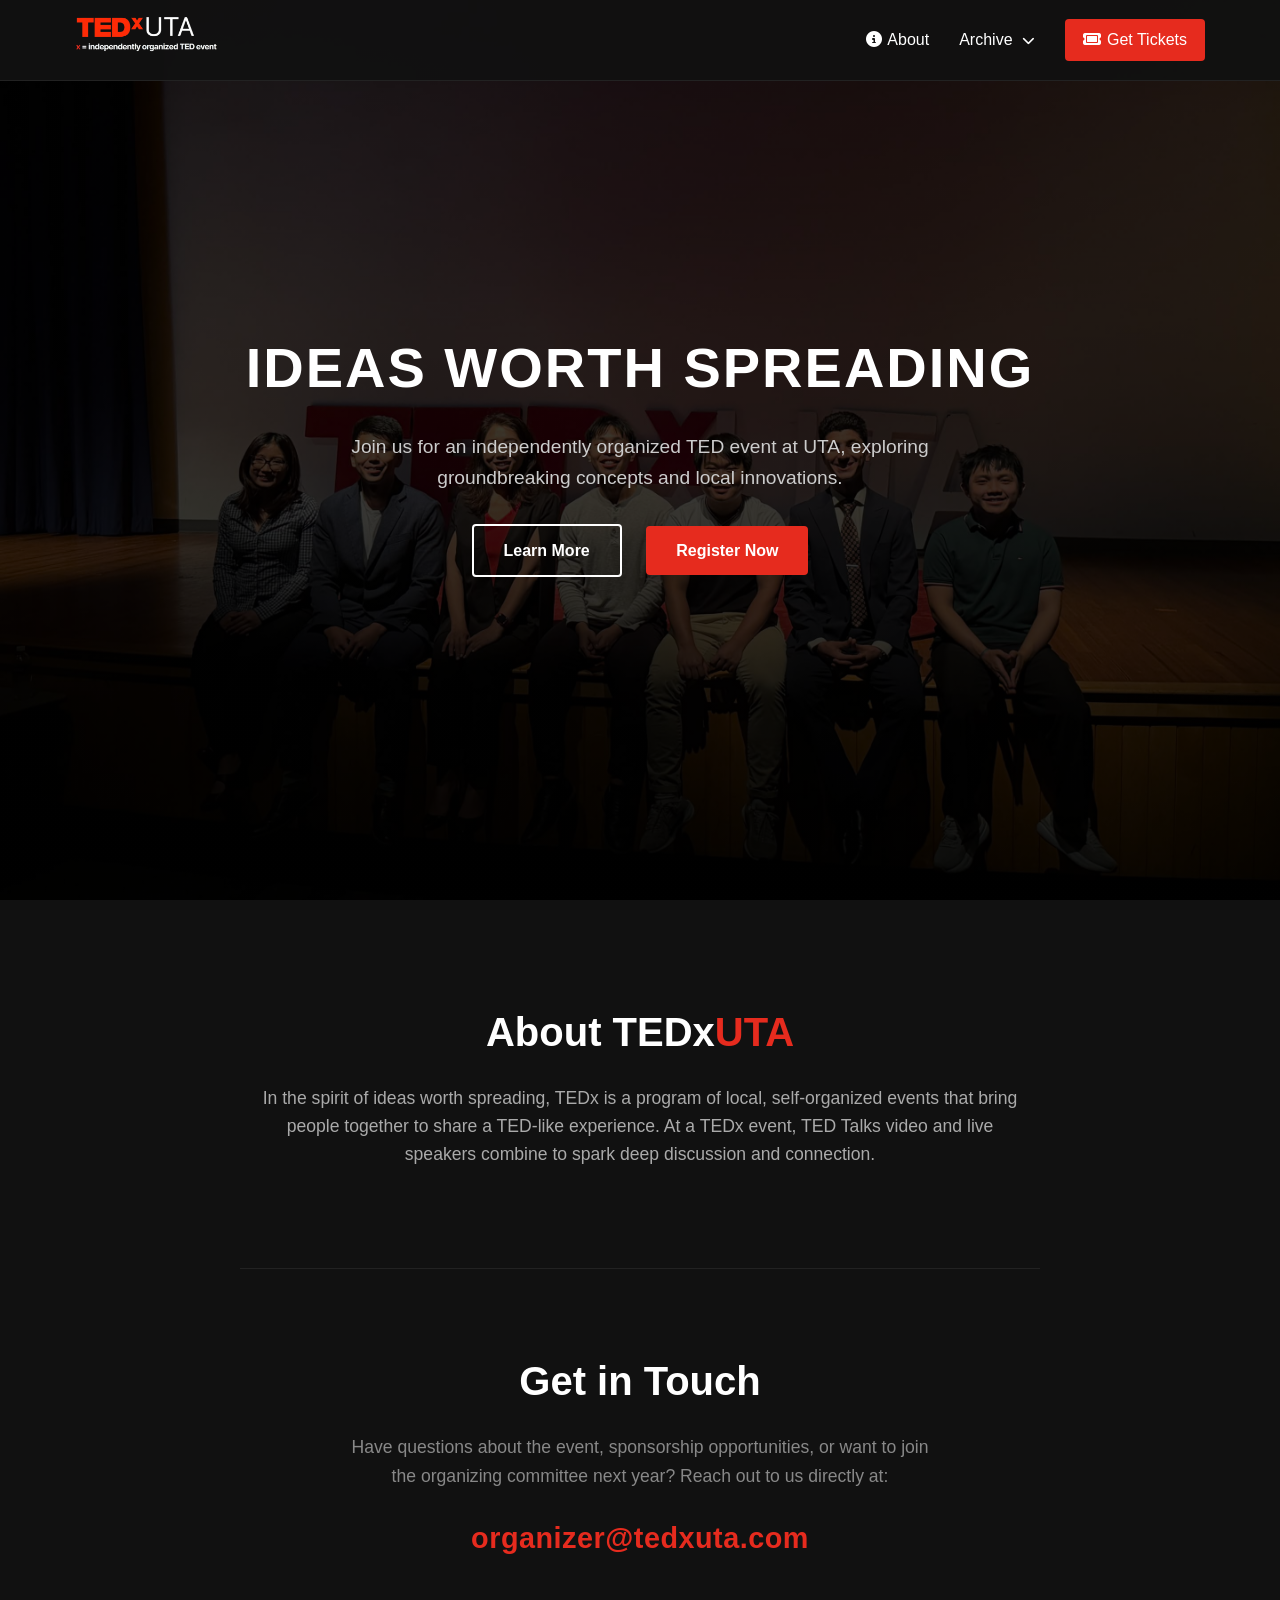
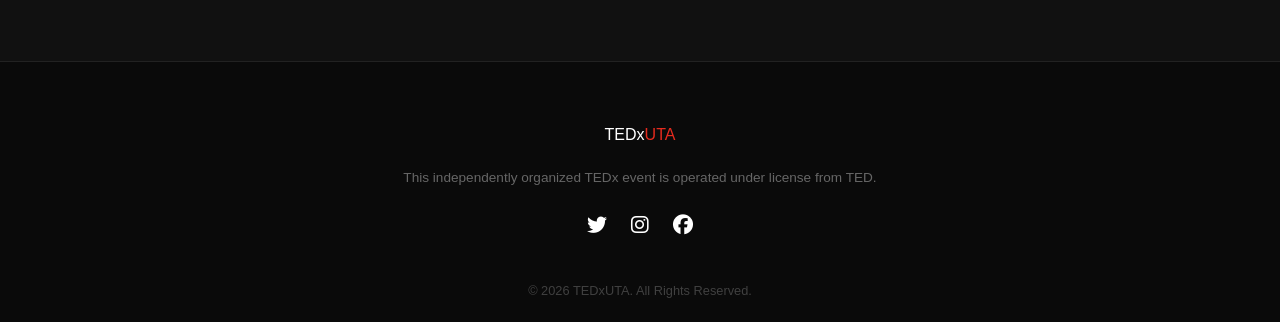
<file: index.html>
<!DOCTYPE html>
<html lang="en">
<head>
    <meta charset="UTF-8">
    <meta name="viewport" content="width=device-width, initial-scale=1.0">
    <title>TEDxUTA | Potential</title>
    <link rel="stylesheet" href="style.css">
    <link rel="stylesheet" href="https://cdnjs.cloudflare.com/ajax/libs/font-awesome/6.4.0/css/all.min.css">
</head>
<body>

    <header>
    <div class="navbar">
        <div class="logo">
            <a href="/" style="display: flex; align-items: center; text-decoration: none;">
        <img src="images/logo.PNG" alt="TEDxUTA Logo" style="height: 100px; width: auto; display: block; margin-top: -15px; padding: 0;">
            </a>
        </div>
        <nav>
            <ul class="nav-links">
                <li><a href="#about"><i class="fa-solid fa-circle-info" style="margin-right: 5px;"></i>About</a></li>
                
                <!-- Main Archive links to archive.html; Dropdown links to specific years -->
                <li class="dropdown">
                    <a href="archive.html" class="dropbtn">Archive <i class="fa-solid fa-chevron-down" style="font-size: 0.8rem; margin-left: 5px;"></i></a>
                    <ul class="dropdown-content">
                        <li><a href="2026.html">2026 Event</a></li>
                        <!-- Future years can easily be added here -->
                        <!-- <li><a href="2025.html">2025 Event</a></li> -->
                    </ul>
                </li>
                
                <li><a href="#contact" class="btn-tickets"><i class="fa-solid fa-ticket" style="margin-right: 6px;"></i>Get Tickets</a></li>
            </ul>
        </nav>
        <div class="menu-toggle"><i class="fa-solid fa-bars"></i></div>
    </div>
</header>

    <section class="hero">
        <div class="hero-content">
            <h1>IDEAS WORTH SPREADING</h1>
            <p>Join us for an independently organized TED event at UTA, exploring groundbreaking concepts and local innovations.</p>
            <div class="hero-buttons">
                <a href="#about" class="btn secondary">Learn More</a>
                <a href="#contact" class="btn primary">Register Now</a>
            </div>
        </div>
    </section>

    <section id="about" class="about-section">
        <h2>About TEDx<span>UTA</span></h2>
        <p>In the spirit of ideas worth spreading, TEDx is a program of local, self-organized events that bring people together to share a TED-like experience. At a TEDx event, TED Talks video and live speakers combine to spark deep discussion and connection.</p>
    </section>

    <section id="contact" class="about-section" style="border-top: 1px solid #222; padding-top: 80px; padding-bottom: 100px;">
        <h2>Get in Touch</h2>
        <p style="color: #888; max-width: 600px; margin: 0 auto 25px auto; font-size: 1.1rem; line-height: 1.6;">
            Have questions about the event, sponsorship opportunities, or want to join the organizing committee next year? Reach out to us directly at:
        </p>
        
        <p style="margin: 0;">
            <a href="mailto:organizer@tedxuta.com" style="color: #e62b1e; font-size: 1.8rem; font-weight: bold; text-decoration: none; letter-spacing: 0.5px; transition: color 0.2s ease;">
                organizer@tedxuta.com
            </a>
        </p>
    </section>

    <footer>
        <div class="footer-content">
            <div class="footer-logo">TEDx<span>UTA</span></div>
            <p>This independently organized TEDx event is operated under license from TED.</p>
            <div class="socials">
                <a href="#"><i class="fa-brands fa-twitter"></i></a>
                <a href="#"><i class="fa-brands fa-instagram"></i></a>
                <a href="#"><i class="fa-brands fa-facebook"></i></a>
            </div>
        </div>
        <div class="footer-bottom">
            &copy; 2026 TEDxUTA. All Rights Reserved.
        </div>
    </footer>

    <script src="script.js"></script>
</body>
</html>
</file>
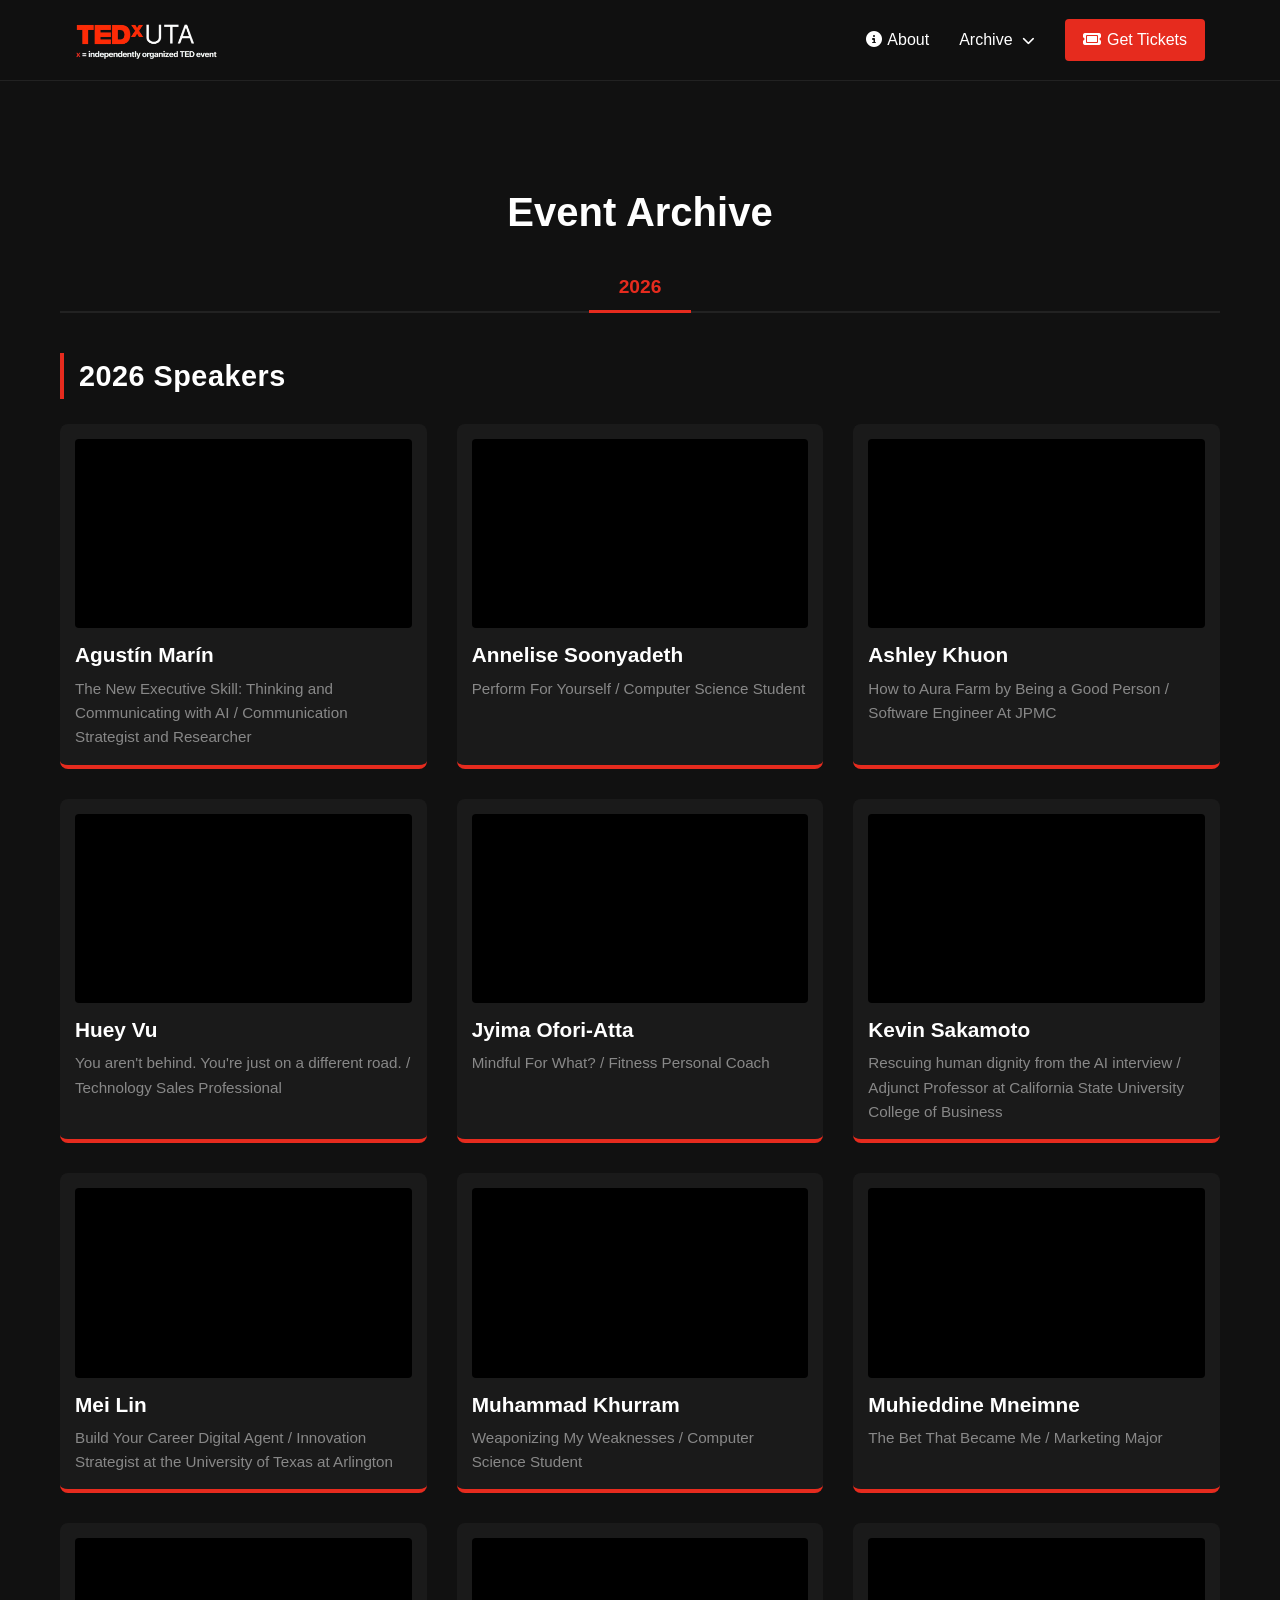
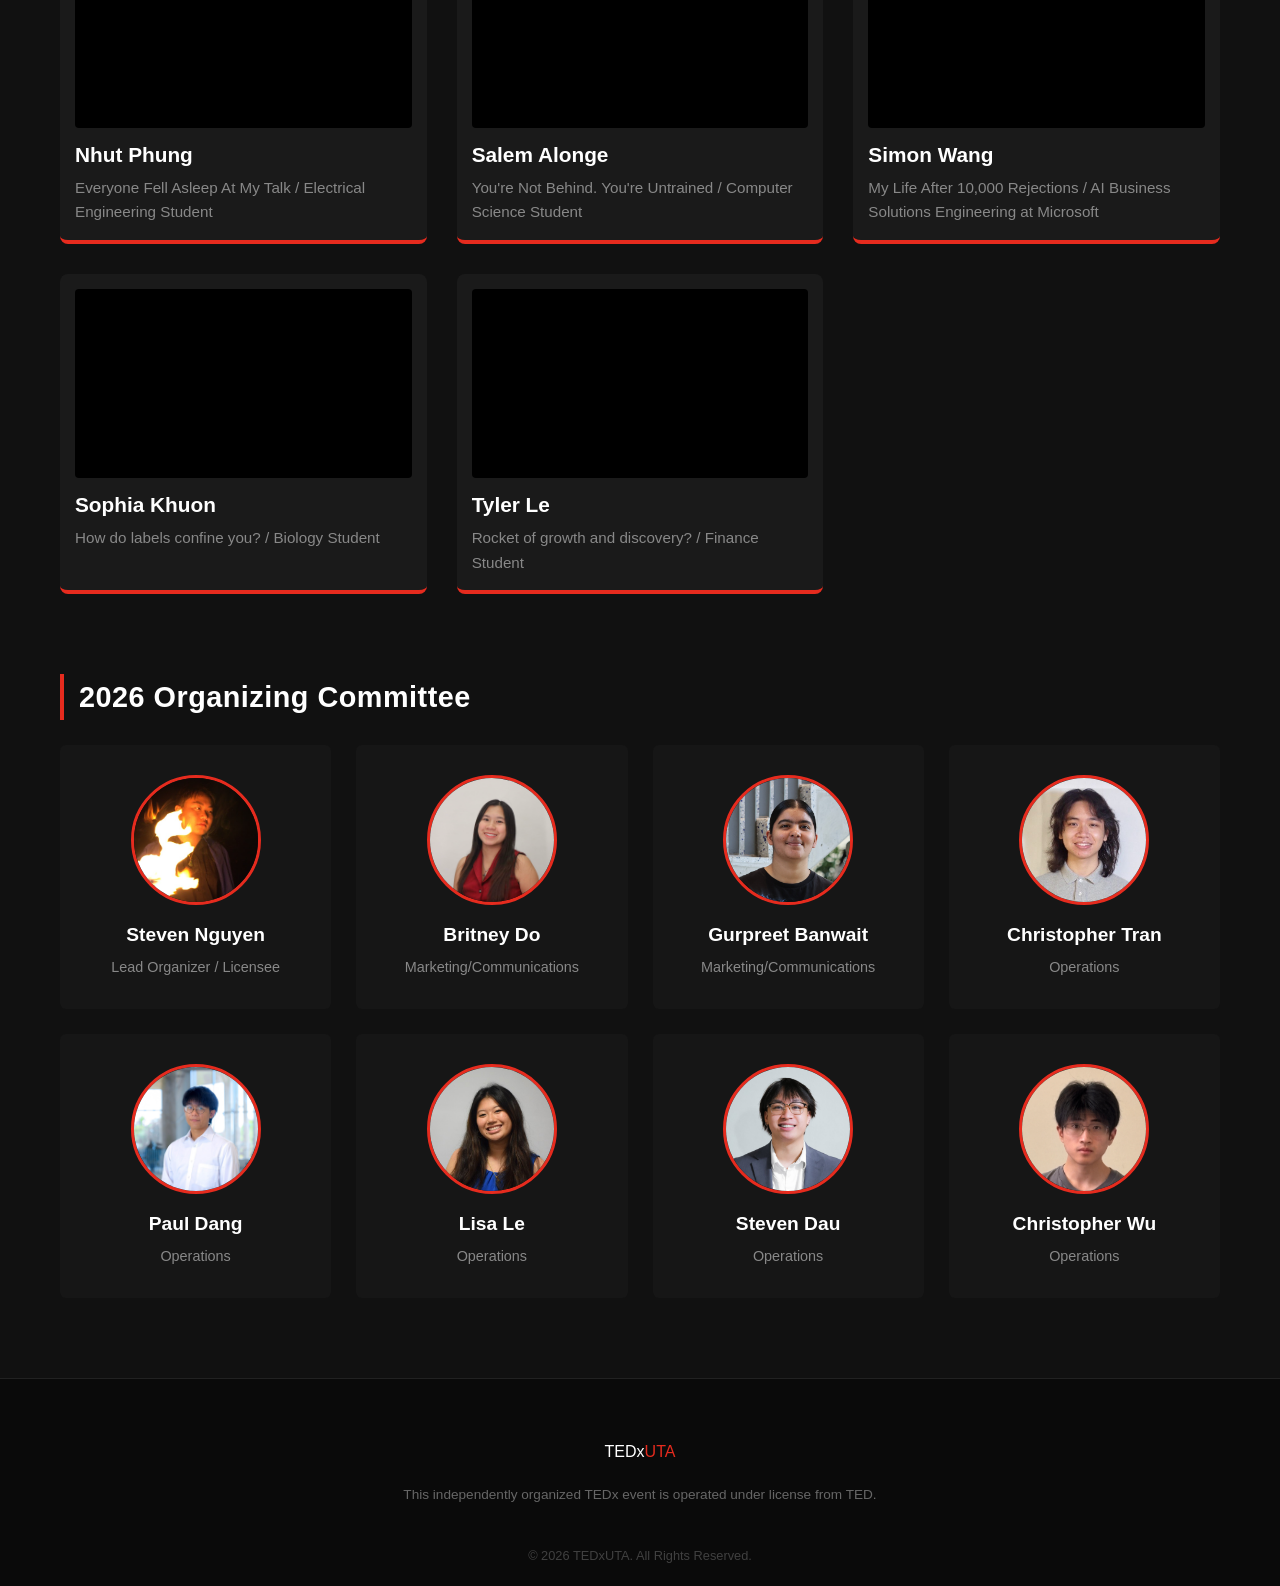
<file: 2026.html>
<!DOCTYPE html>
<html lang="en">
<head>
    <meta charset="UTF-8">
    <meta name="viewport" content="width=device-width, initial-scale=1.0">
    <title>Event Archive | TEDxUTA</title>
    <link rel="stylesheet" href="style.css">
    <link rel="stylesheet" href="https://cdnjs.cloudflare.com/ajax/libs/font-awesome/6.4.0/css/all.min.css">
</head>
<body>

    <header>
    <div class="navbar">
        <div class="logo">
            <a href="/" style="display: flex; align-items: center; text-decoration: none;">
        <img src="images/logo.PNG" alt="TEDxUTA Logo" style="height: 100px; width: auto; display: block; margin: 0; padding: 0;">
            </a>
        </div>
        <nav>
            <ul class="nav-links">
                <li><a href="/#about"><i class="fa-solid fa-circle-info" style="margin-right: 5px;"></i>About</a></li>
                
                <!-- Main Archive links to archive.html; Dropdown links to specific years -->
                <li class="dropdown">
                    <a href="archive.html" class="dropbtn">Archive <i class="fa-solid fa-chevron-down" style="font-size: 0.8rem; margin-left: 5px;"></i></a>
                    <ul class="dropdown-content">
                        <li><a href="2026.html">2026 Event</a></li>
                        <!-- Future years can easily be added here -->
                        <!-- <li><a href="2025.html">2025 Event</a></li> -->
                    </ul>
                </li>
                
                <li><a href="/#contact" class="btn-tickets"><i class="fa-solid fa-ticket" style="margin-right: 6px;"></i>Get Tickets</a></li>
            </ul>
        </nav>
        <div class="menu-toggle"><i class="fa-solid fa-bars"></i></div>
    </div>
</header>

    <section id="archive" class="speakers-section" style="margin-top: 100px;">
        <h2>Event Archive</h2>
        
        <div class="tab-container">
            <button class="tab-btn active" onclick="openYear(event, 'year-2026')">2026</button>
        </div>

        <div id="year-2026" class="tab-content active">
            
            <h3 class="archive-heading">2026 Speakers</h3>
            <div class="speaker-grid">
                <div class="speaker-card">
                    <div class="video-container">
                        <iframe src="https://www.youtube.com/embed/1EBwcfvQA6Y?si=X-SvrUl3j07AP-9q" title="TEDxUTA Talk 1" frameborder="0" allow="accelerometer; autoplay; clipboard-write; encrypted-media; gyroscope; picture-in-picture; web-share" allowfullscreen></iframe>
                    </div>
                    <h3>Agustín Marín</h3>
                    <p class="title">The New Executive Skill: Thinking and Communicating with AI / Communication Strategist and Researcher</p>
                </div>

                <div class="speaker-card">
                    <div class="video-container">
                        <iframe src="https://www.youtube.com/embed/9PhUdJvKzvE?si=02cGXXaRY88uHCoA" title="TEDxUTA Talk 2" frameborder="0" allow="accelerometer; autoplay; clipboard-write; encrypted-media; gyroscope; picture-in-picture; web-share" allowfullscreen></iframe>
                    </div>
                    <h3>Annelise Soonyadeth</h3>
                    <p class="title">Perform For Yourself / Computer Science Student</p>
                </div>

                <div class="speaker-card">
                    <div class="video-container">
                        <iframe src="https://www.youtube.com/embed/wCnndKH44hs?si=Dx8vkBudTKrqjBLP" title="TEDxUTA Talk 3" frameborder="0" allow="accelerometer; autoplay; clipboard-write; encrypted-media; gyroscope; picture-in-picture; web-share" allowfullscreen></iframe>
                    </div>
                    <h3>Ashley Khuon</h3>
                    <p class="title">How to Aura Farm by Being a Good Person / Software Engineer At JPMC</p>
                </div>

                <div class="speaker-card">
                    <div class="video-container">
                        <iframe src="https://www.youtube.com/embed/j5q68MnDgJ4?si=EZKfcIsATY3dC9dY" title="TEDxUTA Talk 4" frameborder="0" allow="accelerometer; autoplay; clipboard-write; encrypted-media; gyroscope; picture-in-picture; web-share" allowfullscreen></iframe>
                    </div>
                    <h3>Huey Vu</h3>
                    <p class="title">You aren't behind. You're just on a different road.  / Technology Sales Professional</p>
                </div>

                <div class="speaker-card">
                    <div class="video-container">
                        <iframe src="https://www.youtube.com/embed/V61zhTLKnsA?si=Up6EAJ6Dw8_i8_P8" title="TEDxUTA Talk 5" frameborder="0" allow="accelerometer; autoplay; clipboard-write; encrypted-media; gyroscope; picture-in-picture; web-share" allowfullscreen></iframe>
                    </div>
                    <h3>Jyima Ofori-Atta</h3>
                    <p class="title">Mindful For What? / Fitness Personal Coach</p>
                </div>

                <div class="speaker-card">
                    <div class="video-container">
                        <iframe src="https://www.youtube.com/embed/iwgFm87vu78?si=DV7fjjE-2fjkIcfH" title="TEDxUTA Talk 6" frameborder="0" allow="accelerometer; autoplay; clipboard-write; encrypted-media; gyroscope; picture-in-picture; web-share" allowfullscreen></iframe>
                    </div>
                    <h3>Kevin Sakamoto</h3>
                    <p class="title">Rescuing human dignity from the AI interview / Adjunct Professor at California State University College of Business</p>
                </div>

                <div class="speaker-card">
                    <div class="video-container">
                        <iframe src="https://www.youtube.com/embed/2mKi3nNfuuw?si=puXkAS5HvBWpOjIX" title="TEDxUTA Talk 7" frameborder="0" allow="accelerometer; autoplay; clipboard-write; encrypted-media; gyroscope; picture-in-picture; web-share" allowfullscreen></iframe>
                    </div>
                    <h3>Mei Lin</h3>
                    <p class="title">Build Your Career Digital Agent / Innovation Strategist at the University of Texas at Arlington</p>
                </div>

                <div class="speaker-card">
                    <div class="video-container">
                        <iframe src="https://www.youtube.com/embed/qjzTcPLIlKA?si=mqhXZLzO6reYVCAs" title="TEDxUTA Talk 8" frameborder="0" allow="accelerometer; autoplay; clipboard-write; encrypted-media; gyroscope; picture-in-picture; web-share" allowfullscreen></iframe>
                    </div>
                    <h3>Muhammad Khurram</h3>
                    <p class="title">Weaponizing My Weaknesses / Computer Science Student</p>
                </div>
                
                <div class="speaker-card">
                    <div class="video-container">
                        <iframe src="https://www.youtube.com/embed/EWJwgoTiZUU?si=nz7K5ugEnzl32JA1" title="TEDxUTA Talk 9" frameborder="0" allow="accelerometer; autoplay; clipboard-write; encrypted-media; gyroscope; picture-in-picture; web-share" allowfullscreen></iframe>
                    </div>
                    <h3>Muhieddine Mneimne</h3>
                    <p class="title">The Bet That Became Me / Marketing Major</p>
                </div>

                <div class="speaker-card">
                    <div class="video-container">
                        <iframe src="https://www.youtube.com/embed/3oK5S523PME?si=4kLEx866YkrPvme" title="TEDxUTA Talk 10" frameborder="0" allow="accelerometer; autoplay; clipboard-write; encrypted-media; gyroscope; picture-in-picture; web-share" allowfullscreen></iframe>
                    </div>
                    <h3>Nhut Phung</h3>
                    <p class="title">Everyone Fell Asleep At My Talk / Electrical Engineering Student</p>
                </div>

                <div class="speaker-card">
                    <div class="video-container">
                        <iframe src="https://www.youtube.com/embed/LFoX67JpzPU?si=2UZ2Wm_pb2N7JJSo" title="TEDxUTA Talk 11" frameborder="0" allow="accelerometer; autoplay; clipboard-write; encrypted-media; gyroscope; picture-in-picture; web-share" allowfullscreen></iframe>
                    </div>
                    <h3>Salem Alonge</h3>
                    <p class="title">You're Not Behind. You're Untrained / Computer Science Student</p>
                </div>
                
                <div class="speaker-card">
                    <div class="video-container">
                        <iframe src="https://www.youtube.com/embed/PHxqHzP_oYY?si=Dw00qE81Uktlrn8u" title="TEDxUTA Talk 12" frameborder="0" allow="accelerometer; autoplay; clipboard-write; encrypted-media; gyroscope; picture-in-picture; web-share" allowfullscreen></iframe>
                    </div>
                    <h3>Simon Wang</h3>
                    <p class="title">My Life After 10,000 Rejections / AI Business Solutions Engineering at Microsoft</p>
                </div>

                <div class="speaker-card">
                    <div class="video-container">
                        <iframe src="https://www.youtube.com/embed/n6lArf3yevs?si=l8kMXFET2TMn83bG" title="TEDxUTA Talk 13" frameborder="0" allow="accelerometer; autoplay; clipboard-write; encrypted-media; gyroscope; picture-in-picture; web-share" allowfullscreen></iframe>
                    </div>
                    <h3>Sophia Khuon</h3>
                    <p class="title">How do labels confine you? / Biology Student</p>
                </div>

                <div class="speaker-card">
                    <div class="video-container">
                        <iframe src="https://www.youtube.com/embed/62Vp0xwzeRY?si=ipFWVjASUgzhQ07j" title="TEDxUTA Talk 14" frameborder="0" allow="accelerometer; autoplay; clipboard-write; encrypted-media; gyroscope; picture-in-picture; web-share" allowfullscreen></iframe>
                    </div>
                    <h3>Tyler Le</h3>
                    <p class="title">Rocket of growth and discovery? / Finance Student</p>
                </div>
            </div>

            <h3 class="archive-heading" style="margin-top: 80px;">2026 Organizing Committee</h3>
            <div class="organizer-grid">
                <div class="organizer-card">
                    <div class="organizer-avatar"><img src="images/team/Steven2.png" alt="Steven Nguyen Headshot"></div>
                    <h3>Steven Nguyen</h3>
                    <p class="role">Lead Organizer / Licensee</p>
                </div>

                <div class="organizer-card">
                    <div class="organizer-avatar"><img src="images/team/Britney.jpg" alt="Britney Do Headshot"></div>
                    <h3>Britney Do</h3>
                    <p class="role">Marketing/Communications</p>
                </div>

                <div class="organizer-card">
                    <div class="organizer-avatar"><img src="images/team/Gurpreet.JPG" alt="Gurpreet Headshot"></div>
                    <h3>Gurpreet Banwait</h3>
                    <p class="role">Marketing/Communications</p>
                </div>

                <div class="organizer-card">
                    <div class="organizer-avatar"><img src="images/team/ChrisT.jpg" alt="Christopher Tran Headshot"></div>
                    <h3>Christopher Tran</h3>
                    <p class="role">Operations</p>
                </div>
                
                <div class="organizer-card">
                    <div class="organizer-avatar"><img src="images/team/Paul.jpg" alt="Paul Dang Headshot"></div>
                    <h3>Paul Dang</h3>
                    <p class="role">Operations</p>
                </div>

                <div class="organizer-card">
                    <div class="organizer-avatar"><img src="images/team/lisa.jpeg" alt="Lisa Le Headshot"></div>
                    <h3>Lisa Le</h3>
                    <p class="role">Operations</p>
                </div>
    
                <div class="organizer-card">
                    <div class="organizer-avatar"><img src="images/team/StevenD.jpg" alt="Steven Dau Headshot"></div>
                    <h3>Steven Dau</h3>
                    <p class="role">Operations</p>
                </div>

                <div class="organizer-card">
                    <div class="organizer-avatar"><img src="images/team/ChrisW.jpg" alt="Christopher Wu Headshot"></div>
                    <h3>Christopher Wu</h3>
                    <p class="role">Operations</p>
                </div>
            </div>
        </div>
    </section>

    <footer>
        <div class="footer-content">
            <div class="footer-logo">TEDx<span>UTA</span></div>
            <p>This independently organized TEDx event is operated under license from TED.</p>
        </div>
        <div class="footer-bottom">
            &copy; 2026 TEDxUTA. All Rights Reserved.
        </div>
    </footer>

    <script src="script.js"></script>
</body>
</html>
</file>
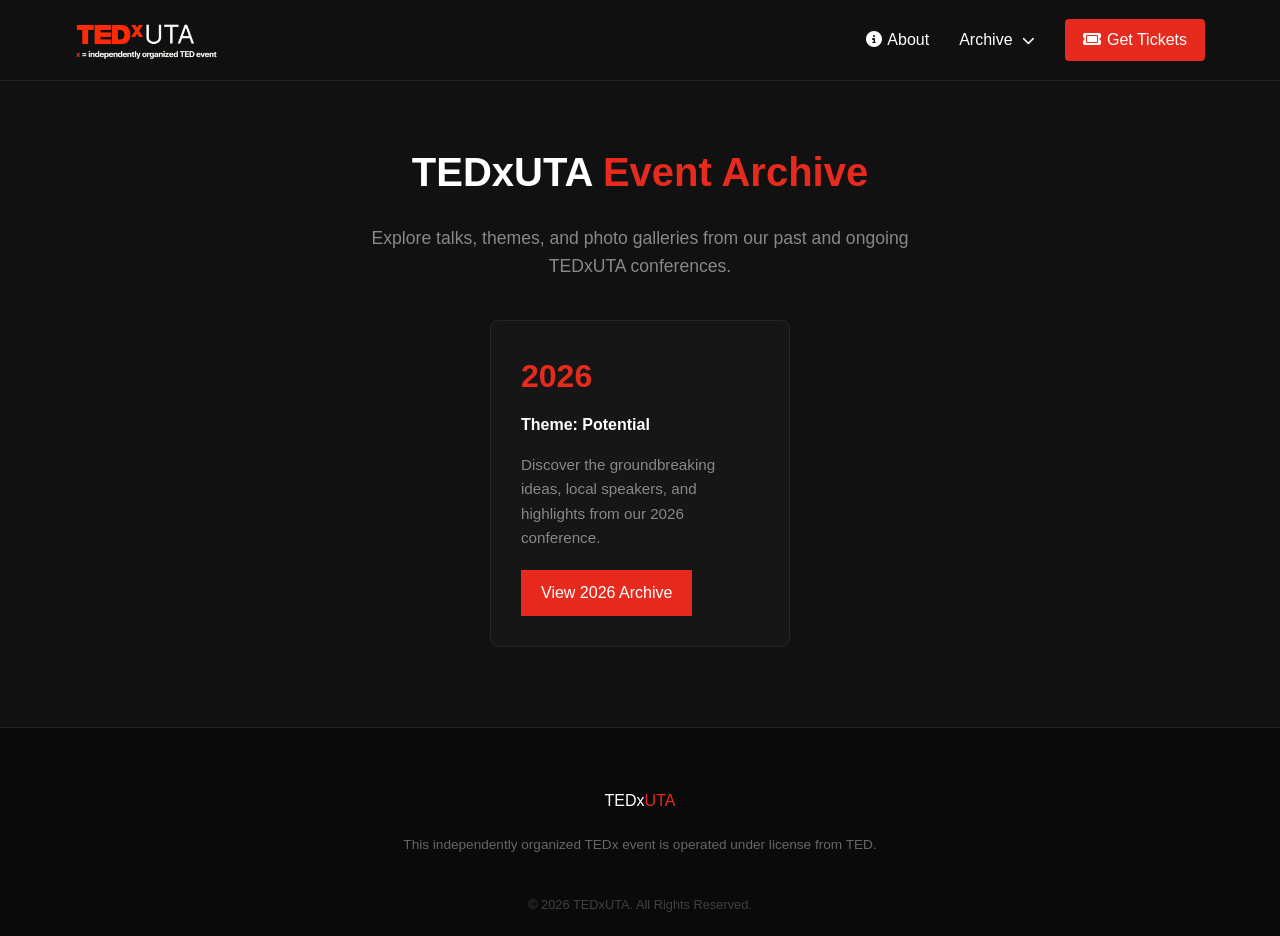
<file: archive.html>
<!DOCTYPE html>
<html lang="en">
<head>
    <meta charset="UTF-8">
    <meta name="viewport" content="width=device-width, initial-scale=1.0">
    <title>Archive Hub | TEDxUTA</title>
    <link rel="stylesheet" href="style.css">
    <link rel="stylesheet" href="https://cdnjs.cloudflare.com/ajax/libs/font-awesome/6.4.0/css/all.min.css">
</head>
<body>

    <!-- Header Navigation -->
<header>
    <div class="navbar">
        <div class="logo">
            <a href="/" style="display: flex; align-items: center; text-decoration: none;">
        <img src="images/logo.PNG" alt="TEDxUTA Logo" style="height: 100px; width: auto; display: block; margin: 0; padding: 0;">
            </a>
        </div>
        <nav>
            <ul class="nav-links">
                <li><a href="/#about"><i class="fa-solid fa-circle-info" style="margin-right: 5px;"></i>About</a></li>
                
                <!-- Main Archive links to archive.html; Dropdown links to specific years -->
                <li class="dropdown">
                    <a href="archive.html" class="dropbtn">Archive <i class="fa-solid fa-chevron-down" style="font-size: 0.8rem; margin-left: 5px;"></i></a>
                    <ul class="dropdown-content">
                        <li><a href="2026.html">2026 Event</a></li>
                        <!-- Future years can easily be added here -->
                        <!-- <li><a href="2025.html">2025 Event</a></li> -->
                    </ul>
                </li>
                
                <li><a href="/#contact" class="btn-tickets"><i class="fa-solid fa-ticket" style="margin-right: 6px;"></i>Get Tickets</a></li>
            </ul>
        </nav>
        <div class="menu-toggle"><i class="fa-solid fa-bars"></i></div>
    </div>
</header>

    <!-- Archive Hub Content -->
    <section class="about-section" style="padding-top: 140px; padding-bottom: 80px;">
        <h2>TEDxUTA <span>Event Archive</span></h2>
        <p style="color: #888; max-width: 600px; margin: 0 auto 40px auto;">
            Explore talks, themes, and photo galleries from our past and ongoing TEDxUTA conferences.
        </p>

        <!-- Cards for Each Year -->
        <div class="archive-grid" style="display: flex; justify-content: center; gap: 20px; flex-wrap: wrap; max-width: 1000px; margin: 0 auto;">
            
            <!-- 2026 Card -->
            <div class="archive-card" style="background: #161616; border: 1px solid #252525; border-radius: 8px; padding: 30px; width: 300px; text-align: left;">
                <h3 style="color: #e62b1e; font-size: 2rem; margin-bottom: 10px;">2026</h3>
                <h4 style="color: #fff; margin-bottom: 15px;">Theme: Potential</h4>
                <p style="color: #888; font-size: 0.95rem; margin-bottom: 20px;">
                    Discover the groundbreaking ideas, local speakers, and highlights from our 2026 conference.
                </p>
                <a href="2026.html" class="btn primary" style="display: inline-block; padding: 10px 20px; text-decoration: none;">View 2026 Archive</a>
            </div>

        </div>
    </section>

    <!-- Footer -->
    <footer>
        <div class="footer-content">
            <div class="footer-logo">TEDx<span>UTA</span></div>
            <p>This independently organized TEDx event is operated under license from TED.</p>
        </div>
        <div class="footer-bottom">
            &copy; 2026 TEDxUTA. All Rights Reserved.
        </div>
    </footer>

    <script src="script.js"></script>
</body>
</html>
</file>
<file: style.css>
/* Reset and Base Styles */
* {
    margin: 0;
    padding: 0;
    box-sizing: border-box;
    font-family: 'Helvetica Neue', Arial, sans-serif;
}

body {
    background-color: #111111;
    color: #ffffff;
    line-height: 1.6;
    scroll-behavior: smooth;
}

span {
    color: #e62b1e; /* Classic TED Red */
}

/* Header & Navigation */
header {
    background-color: rgba(17, 17, 17, 0.95);
    position: fixed;
    width: 100%;
    top: 0;
    z-index: 1000;
    border-bottom: 1px solid #222;
}

/* Navigation Hotbar Container */
/* Navigation Header Bar */
.navbar {
    display: flex;
    justify-content: space-between;
    align-items: center; 
    max-width: 1200px;
    margin: 0 auto;
    padding: 0 20px;
    height: 80px; /* Locked hotbar height */
}

/* Logo Alignment */
.logo {
    display: flex;
    align-items: center;
    justify-content: center;
    height: 100%;
}

.logo a {
    display: flex;
    align-items: center;
    height: 100%;
}

.logo img {
    height: 100px; /* Set your preferred size here */
    width: auto;
    display: block;
    object-fit: contain;
}

.logo a:hover {
    opacity: 0.85;
}

/* Force your navigation links to stay cleanly aligned inside the hotbar on the right */
.nav-links {
    display: flex;
    list-style: none;
    align-items: center;
    justify-content: flex-end; /* Aligns items to the right */
    height: 100%;
    margin: 0;
}

.nav-links li {
    display: flex;
    align-items: center;
    height: 100%;
}

.nav-links li a {
    color: #fff;
    text-decoration: none;
    margin: 0 15px;
    font-weight: 500;
    transition: color 0.3s;
}

.nav-links li a:hover {
    color: #e62b1e;
}

/* Hover Dropdown Mechanics */
.nav-links li.dropdown {
    position: relative;
}

.dropdown-content {
    display: none;
    position: absolute;
    top: 100%;
    left: 50%;
    transform: translateX(-50%);
    background-color: #1a1a1a;
    min-width: 120px;
    box-shadow: 0px 8px 16px rgba(0, 0, 0, 0.6);
    list-style: none;
    border-radius: 4px;
    border: 1px solid #222;
    padding: 5px 0;
    z-index: 1100;
}

.dropdown-content li a {
    color: #fff !important;
    padding: 10px 20px;
    text-decoration: none;
    display: block;
    text-align: center;
    font-size: 0.95rem;
    margin: 0 !important;
    transition: background 0.2s ease;
}

.dropdown-content li a:hover {
    background-color: #e62b1e;
    color: #fff !important;
}

.dropdown:hover .dropdown-content {
    display: block;
}

.btn-tickets {
    background-color: #e62b1e;
    padding: 8px 18px;
    border-radius: 4px;
}

.btn-tickets:hover {
    background-color: #b82016;
    color: #fff !important;
}

.menu-toggle {
    display: none;
    font-size: 24px;
    cursor: pointer;
}

/* Hero Section */
.hero {
    height: 100vh;
    background: linear-gradient(rgba(0,0,0,0.7), rgba(0,0,0,0.85)), url('images/Group.jpg') no-repeat center center/cover;
    display: flex;
    justify-content: center;
    align-items: center;
    text-align: center;
    padding: 0 20px;
}

.hero-content h1 {
    font-size: 3.5rem;
    font-weight: 900;
    letter-spacing: 2px;
    margin-bottom: 20px;
}

.hero-content p {
    font-size: 1.2rem;
    max-width: 600px;
    margin: 0 auto 30px auto;
    color: #ccc;
}

.hero-buttons .btn {
    padding: 12px 30px;
    text-decoration: none;
    font-weight: bold;
    border-radius: 4px;
    margin: 0 10px;
    display: inline-block;
    transition: 0.3s;
}

.btn.primary {
    background-color: #e62b1e;
    color: #fff;
}

.btn.primary:hover {
    background-color: #b82016;
}

.btn.secondary {
    border: 2px solid #fff;
    color: #fff;
}

.btn.secondary:hover {
    background-color: #fff;
    color: #111;
}

/* About Section */
.about-section {
    padding: 100px 20px;
    max-width: 800px;
    margin: 0 auto;
    text-align: center;
}

.about-section h2 {
    font-size: 2.5rem;
    margin-bottom: 20px;
}

.about-section p {
    font-size: 1.1rem;
    color: #aaa;
}

/* Speakers & Tabs Section */
.speakers-section {
    padding: 80px 20px;
    max-width: 1200px;
    margin: 0 auto;
    text-align: center;
}

.speakers-section h2 {
    font-size: 2.5rem;
    margin-bottom: 20px;
}

.tab-container {
    display: flex;
    justify-content: center;
    margin-bottom: 40px;
    border-bottom: 2px solid #222;
}

.tab-btn {
    background: none;
    border: none;
    color: #888;
    padding: 12px 30px;
    font-size: 1.2rem;
    font-weight: bold;
    cursor: pointer;
    transition: all 0.3s ease;
    border-bottom: 3px solid transparent;
    margin-bottom: -2px;
}

.tab-btn:hover {
    color: #fff;
}

.tab-btn.active {
    color: #e62b1e;
    border-bottom: 3px solid #e62b1e;
}

.tab-content {
    display: none;
    animation: fadeIn 0.5s ease;
}

.tab-content.active {
    display: block;
}

.archive-heading {
    font-size: 1.8rem;
    color: #ffffff;
    text-align: left;
    margin-bottom: 25px;
    border-left: 4px solid #e62b1e;
    padding-left: 15px;
    letter-spacing: 0.5px;
}

.speaker-grid {
    display: grid;
    grid-template-columns: repeat(auto-fit, minmax(320px, 1fr));
    gap: 30px;
}

.speaker-card {
    background-color: #1a1a1a;
    padding: 15px;
    border-radius: 8px;
    border-bottom: 4px solid #e62b1e;
    text-align: left;
}

.speaker-card h3 {
    margin: 10px 0 5px 0;
    font-size: 1.3rem;
}

.speaker-card .title {
    color: #888;
    font-size: 0.95rem;
}

/* Responsive YouTube Embed Container */
.video-container {
    position: relative;
    padding-bottom: 56.25%; /* 16:9 Aspect Ratio */
    height: 0;
    overflow: hidden;
    border-radius: 4px;
    background-color: #000;
}

.video-container iframe {
    position: absolute;
    top: 0;
    left: 0;
    width: 100%;
    height: 100%;
    border: 0;
}

/* Organizers Section Styling */
.organizer-grid {
    display: grid;
    grid-template-columns: repeat(auto-fit, minmax(220px, 1fr));
    gap: 25px;
    margin-top: 20px;
}

.organizer-card {
    background-color: #161616;
    padding: 30px 20px;
    border-radius: 6px;
    text-align: center;
    transition: transform 0.3s ease;
}

.organizer-card:hover {
    transform: translateY(-5px);
}

.organizer-avatar {
    width: 130px;
    height: 130px;
    margin: 0 auto 15px auto;
    border-radius: 50%;
    overflow: hidden;
    border: 3px solid #e62b1e;
    background-color: #111;
    display: flex;
    align-items: center;
    justify-content: center;
}

.organizer-avatar i {
    font-size: 3.5rem;
    color: #444;
}

.organizer-avatar img {
    width: 100%;
    height: 100%;
    object-fit: cover;
    display: block;
}

.organizer-card h3 {
    font-size: 1.2rem;
    margin-bottom: 5px;
    color: #fff;
}

.organizer-card .role {
    color: #888;
    font-size: 0.9rem;
    font-weight: 500;
}

/* Footer */
footer {
    background-color: #0a0a0a;
    padding: 60px 20px 20px 20px;
    text-align: center;
    border-top: 1px solid #222;
}

.footer-content p {
    color: #666;
    font-size: 0.85rem;
    max-width: 500px;
    margin: 20px auto;
}

.socials a {
    color: #fff;
    font-size: 20px;
    margin: 0 10px;
    transition: color 0.3s;
}

.socials a:hover {
    color: #e62b1e;
}

.footer-bottom {
    margin-top: 40px;
    font-size: 0.8rem;
    color: #404040;
}

/* Animations & Responsiveness */
@keyframes fadeIn {
    from { opacity: 0; transform: translateY(10px); }
    to { opacity: 1; transform: translateY(0); }
}

@media (max-width: 768px) {
    .nav-links {
        display: none;
        flex-direction: column;
        position: absolute;
        top: 70px;
        left: 0;
        width: 100%;
        background-color: rgba(17, 17, 17, 0.95);
        padding: 20px 0;
        border-bottom: 1px solid #222;
    }

    .nav-links li {
        margin: 15px 0;
    }

    .nav-links.active {
        display: flex !important;
    }

    .menu-toggle {
        display: block;
    }

    .hero-content h1 {
        font-size: 2.2rem;
    }
    
}
</file>
